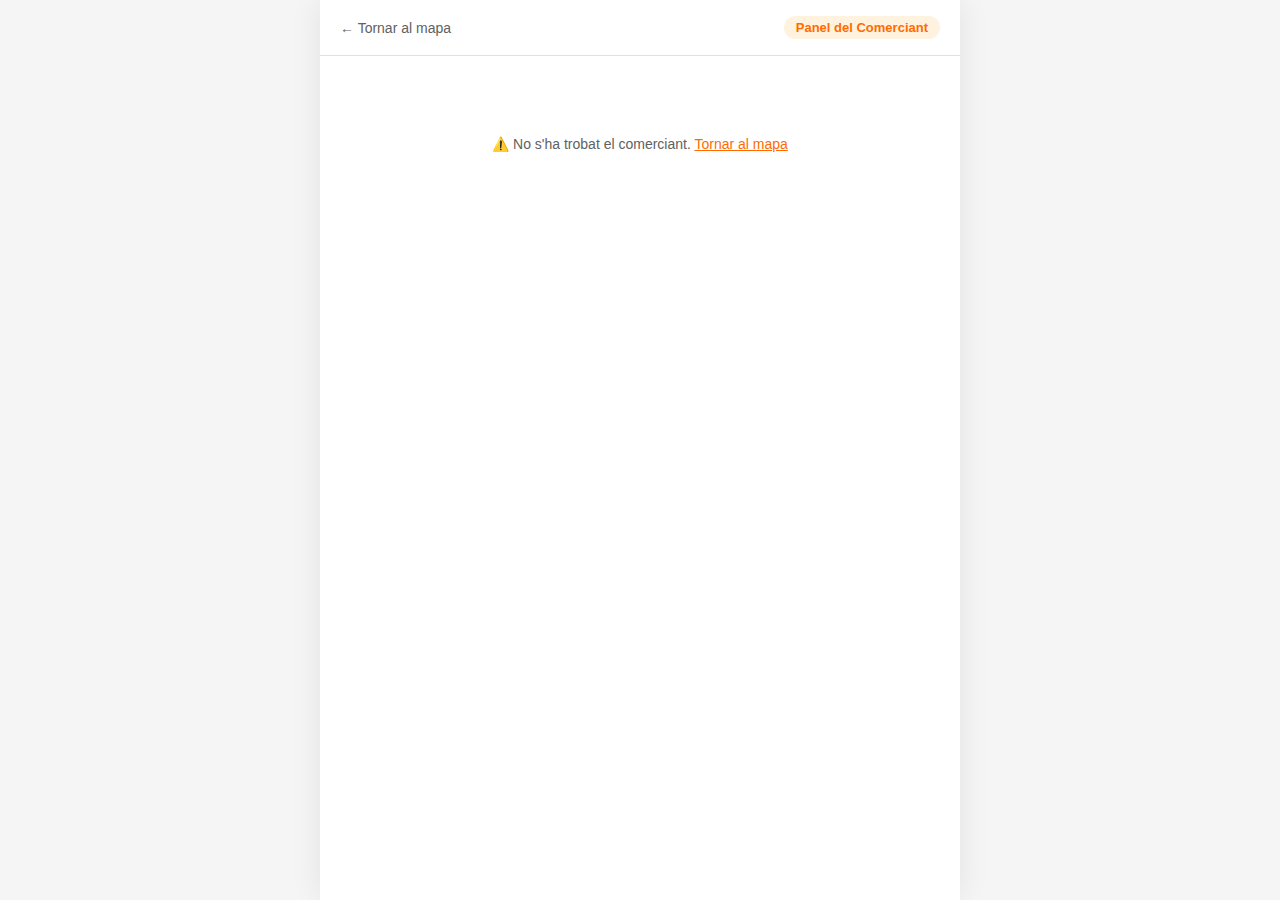
<file: comerciante.html>
<!DOCTYPE html>
<html lang="ca">
<head>
  <meta charset="UTF-8">
  <meta name="viewport" content="width=device-width, initial-scale=1.0">
  <title>Panel del Comerciant – Revent</title>
  <link rel="icon" href="data:image/svg+xml,<svg xmlns='http://www.w3.org/2000/svg' viewBox='0 0 24 24' fill='none' stroke='%23FF6B00' stroke-width='2' stroke-linecap='round' stroke-linejoin='round'><path d='m11 19-1.106-.552a2 2 0 0 0-1.788 0l-3.659 1.83A1 1 0 0 1 3 19.381V6.618a1 1 0 0 1 .553-.894l4.553-2.277a2 2 0 0 1 1.788 0l4.212 2.106a2 2 0 0 0 1.788 0l3.659-1.83A1 1 0 0 1 21 4.619V12'/><path d='M15 5.764V12'/><path d='M18 15v6'/><path d='M21 18h-6'/><path d='M9 3.236v15'/></svg>">
  <link rel="stylesheet" href="assets/css/panel.css" />
</head>
<body>
  <div class="panel-container">
    <!-- Header -->
    <header class="panel-header">
      <a href="index.html" class="back-link">← Tornar al mapa</a>
      <div class="panel-badge">Panel del Comerciant</div>
    </header>

    <!-- Loading -->
    <div id="loading" class="loading-state">
      <div class="spinner"></div>
      <p>Carregant dades...</p>
    </div>

    <!-- Error -->
    <div id="error" class="error-state hidden">
      <p>⚠️ No s'ha trobat el comerciant. <a href="index.html">Tornar al mapa</a></p>
    </div>

    <!-- Content (hidden until loaded) -->
    <main id="content" class="panel-content hidden">
      <!-- Merchant identity -->
      <section class="identity-card">
        <h1 id="merchant-name"></h1>
        <p class="identity-address" id="merchant-address"></p>
        <div class="identity-dish">
          <span id="merchant-dish"></span>
        </div>
      </section>

      <!-- Event context -->
      <section class="event-context">
        <p class="event-label">Esdeveniment</p>
        <h2 id="event-name"></h2>
        <p class="event-dates" id="event-dates"></p>
      </section>

      <!-- Key metrics -->
      <section class="metrics-grid">
        <div class="metric-card metric-highlight">
          <div class="metric-value" id="metric-visits">0</div>
          <div class="metric-label">persones van mirar el teu perfil</div>
        </div>
        <div class="metric-card metric-highlight">
          <div class="metric-value" id="metric-routes">0</div>
          <div class="metric-label">van prendre ruta cap al teu local</div>
        </div>
        <div class="metric-card">
          <div class="metric-value" id="metric-conversion">0%</div>
          <div class="metric-label">taxa de conversió</div>
        </div>
      </section>

      <!-- Comparison -->
      <section class="comparison-card">
        <div class="comparison-icon">🚀</div>
        <div class="comparison-text">
          <span class="comparison-value" id="comparison-value">+0%</span>
          <span class="comparison-label">visibilitat digital respecte a esdeveniments anteriors</span>
        </div>
      </section>

      <!-- Ranking -->
      <section class="ranking-card">
        <h3>La teva posició en l'esdeveniment</h3>
        <div class="ranking-row">
          <span class="ranking-position" id="ranking-position">#0</span>
          <span class="ranking-context" id="ranking-context">de 28 comerciants</span>
        </div>
        <div class="ranking-bar-container">
          <div class="ranking-bar" id="ranking-bar"></div>
        </div>
      </section>

      <!-- Daily breakdown (simple chart) -->
      <section class="chart-card">
        <h3>Visites per dia (simulació)</h3>
        <div class="bar-chart" id="bar-chart">
          <!-- Rendered by JS -->
        </div>
        <div class="chart-legend">
          <span class="chart-label-start">6 nov</span>
          <span class="chart-label-end">23 nov</span>
        </div>
      </section>

      <!-- CTA -->
      <section class="cta-section">
        <p class="cta-text">Vols aparèixer destacat amb perfil premium?</p>
        <button class="btn-cta" onclick="alert('Funció disponible properament!')">Contacta'ns</button>
      </section>
    </main>
  </div>

  <script>
    (async function() {
      const params = new URLSearchParams(window.location.search);
      const merchantId = Number(params.get('id'));

      if (!merchantId) {
        showError();
        return;
      }

      try {
        const resp = await fetch('assets/data/merchants.json');
        const data = await resp.json();
        // Find merchant across all events
        let merchant = null;
        let merchantEvent = null;
        for (const evt of data.events) {
          const found = evt.merchants.find(m => m.id === merchantId);
          if (found) { merchant = found; merchantEvent = evt; break; }
        }
        data._event = merchantEvent;
        data._allMerchants = merchantEvent ? merchantEvent.merchants : [];

        if (!merchant) {
          showError();
          return;
        }

        render(merchant, data);
      } catch (e) {
        console.error(e);
        showError();
      }
    })();

    function showError() {
      document.getElementById('loading').classList.add('hidden');
      document.getElementById('error').classList.remove('hidden');
    }

    function render(merchant, data) {
      document.getElementById('loading').classList.add('hidden');
      document.getElementById('content').classList.remove('hidden');

      // Identity
      document.getElementById('merchant-name').textContent = merchant.name;
      document.getElementById('merchant-address').innerHTML = `<svg width="14" height="14" viewBox="0 0 24 24" fill="none" stroke="currentColor" stroke-width="2" stroke-linecap="round" stroke-linejoin="round" style="vertical-align:-2px;margin-right:2px"><path d="M20 10c0 6-8 12-8 12s-8-6-8-12a8 8 0 0 1 16 0Z"></path><circle cx="12" cy="10" r="3"></circle></svg> ${merchant.address}`;
      document.getElementById('merchant-dish').textContent = `${merchant.dish.name} · ${merchant.dish.price}`;

      // Event
      const evt = data._event;
      document.getElementById('event-name').textContent = evt ? evt.name : '';
      document.getElementById('event-dates').textContent = evt ? `${evt.dates.start} – ${evt.dates.end}` : '';

      // Metrics
      const visits = merchant.stats.visits;
      const routes = merchant.stats.routes;
      const conversion = Math.round((routes / visits) * 100);

      animateCounter('metric-visits', visits);
      animateCounter('metric-routes', routes);
      document.getElementById('metric-conversion').textContent = `${conversion}%`;

      // Comparison (fake but based on visits)
      const boost = 120 + Math.round(visits * 2.5);
      document.getElementById('comparison-value').textContent = `+${boost}%`;

      // Ranking
      const eventMerchants = data._allMerchants;
      const sorted = [...eventMerchants].sort((a, b) => b.stats.visits - a.stats.visits);
      const position = sorted.findIndex(m => m.id === merchant.id) + 1;
      document.getElementById('ranking-position').textContent = `#${position}`;
      document.getElementById('ranking-context').textContent = `de ${eventMerchants.length} comerciants`;
      const barPct = Math.round(((eventMerchants.length - position + 1) / eventMerchants.length) * 100);
      document.getElementById('ranking-bar').style.width = `${barPct}%`;

      // Bar chart (fake daily visits over 18 days)
      renderBarChart(visits);

      // Page title
      document.title = `${merchant.name} – Panel del Comerciant`;
    }

    function animateCounter(elementId, target) {
      const el = document.getElementById(elementId);
      let current = 0;
      const step = Math.max(1, Math.floor(target / 30));
      const interval = setInterval(() => {
        current += step;
        if (current >= target) {
          current = target;
          clearInterval(interval);
        }
        el.textContent = current;
      }, 30);
    }

    function renderBarChart(totalVisits) {
      const container = document.getElementById('bar-chart');
      const days = 18;
      const bars = [];

      // Generate realistic daily distribution (bell curve-ish with noise)
      let sum = 0;
      for (let i = 0; i < days; i++) {
        const base = Math.sin((i / days) * Math.PI) * 0.7 + 0.3;
        const noise = 0.7 + Math.random() * 0.6;
        bars.push(base * noise);
        sum += base * noise;
      }

      // Normalize to total visits
      const maxVal = Math.max(...bars);

      container.innerHTML = bars.map((val, i) => {
        const height = Math.round((val / maxVal) * 100);
        const actual = Math.round((val / sum) * totalVisits);
        return `<div class="bar-wrapper" title="Dia ${i + 1}: ~${actual} visites">
          <div class="bar" style="height: ${height}%"></div>
        </div>`;
      }).join('');
    }
  </script>
</body>
</html>
</file>
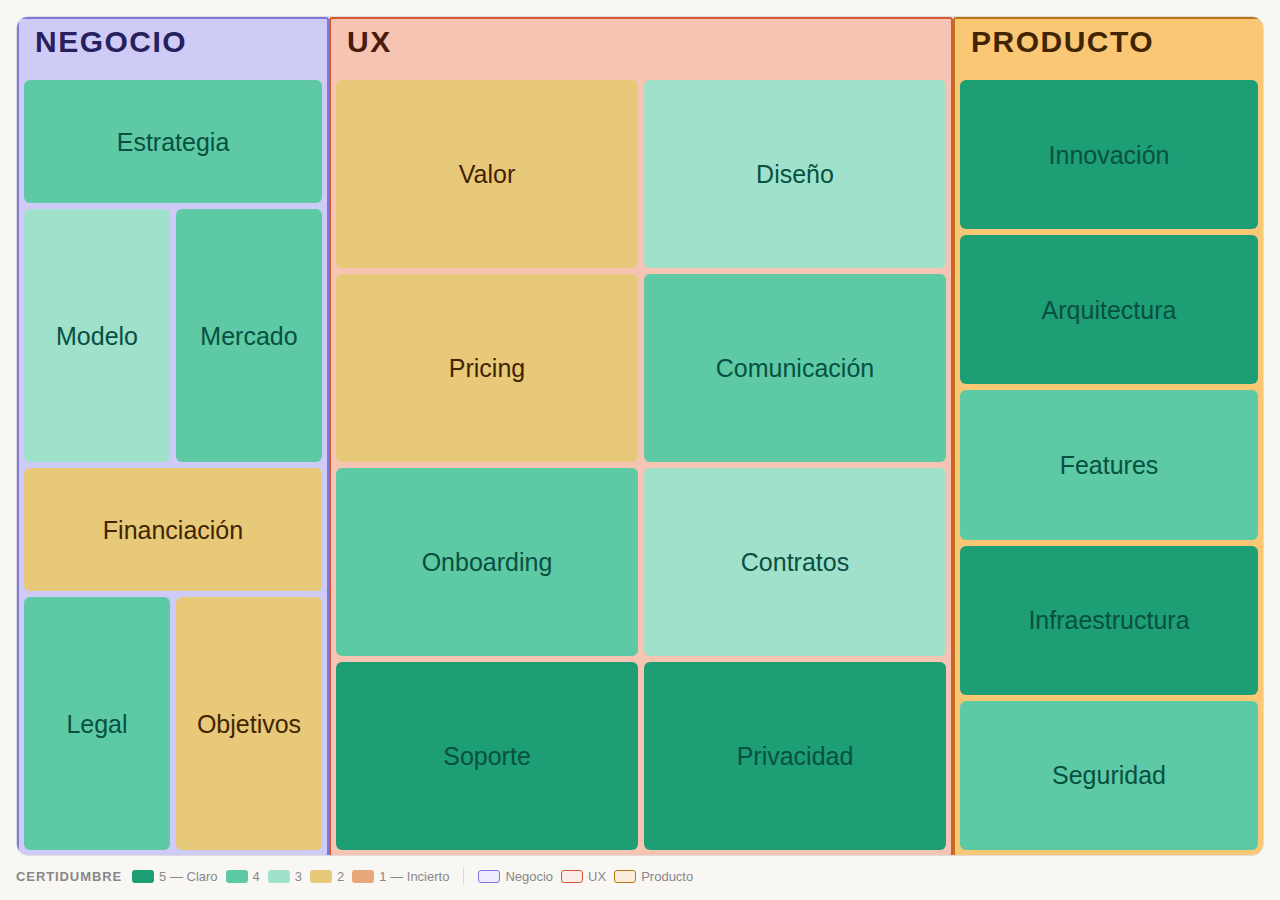
<file: startup_map.html>
<!DOCTYPE html>
<html lang="es">
<head>
<meta charset="UTF-8">
<meta name="viewport" content="width=device-width, initial-scale=1.0">
<title>Startup Map</title>
<style>
*, *::before, *::after { box-sizing: border-box; margin: 0; padding: 0; }
html, body { width: 100%; height: 100%; background: #f8f7f4; font-family: -apple-system, BlinkMacSystemFont, 'Segoe UI', sans-serif; }
@media (prefers-color-scheme: dark) { html, body { background: #1a1a18; } }
.page { width: 100%; height: 100%; display: flex; flex-direction: column; padding: 16px; }
#treemap { flex: 1; position: relative; border-radius: 12px; overflow: hidden; border: 1.5px solid rgba(0,0,0,0.1); min-height: 0; }
@media (prefers-color-scheme: dark) { #treemap { border-color: rgba(255,255,255,0.1); } }
.continent-bg { position: absolute; pointer-events: none; }
.cell { position: absolute; cursor: default; overflow: hidden; transition: filter 0.15s; }
.cell:hover { filter: brightness(0.93); }
.cell-inner { position: absolute; inset: 3px; border-radius: 6px; display: flex; flex-direction: column; align-items: center; justify-content: center; padding: 8px 6px; overflow: hidden; }
.cell-name { font-size: 25px; font-weight: 500; text-align: center; line-height: 1.2; }
.continent-label { position: absolute; font-size: 30px; font-weight: 600; letter-spacing: 0.05em; text-transform: uppercase; z-index: 10; padding: 4px 10px; border-radius: 6px; pointer-events: none; }
.legend { display: flex; align-items: center; gap: 8px; margin-top: 12px; flex-wrap: wrap; flex-shrink: 0; }
.legend-label { font-size: 13px; color: #888; font-weight: 600; letter-spacing: 0.07em; text-transform: uppercase; margin-right: 2px; }
.legend-section { display: flex; align-items: center; gap: 8px; flex-wrap: wrap; }
.legend-item { display: flex; align-items: center; gap: 5px; font-size: 13px; color: #888; }
.legend-swatch { width: 22px; height: 13px; border-radius: 3px; }
.legend-divider { width: 1px; height: 16px; background: rgba(0,0,0,0.12); margin: 0 6px; }
@media (prefers-color-scheme: dark) { .legend-label, .legend-item { color: #666; } .legend-divider { background: rgba(255,255,255,0.12); } }
.tooltip-box { position: fixed; background: #fff; border: 0.5px solid rgba(0,0,0,0.15); border-radius: 8px; padding: 8px 13px; font-size: 14px; color: #111; pointer-events: none; opacity: 0; transition: opacity 0.12s; z-index: 100; white-space: nowrap; line-height: 1.6; }
@media (prefers-color-scheme: dark) { .tooltip-box { background: #2a2a28; border-color: rgba(255,255,255,0.15); color: #e8e6e0; } }
</style>
</head>
<body>
<div class="page">
  <div id="treemap"></div>
  <div class="legend">
    <span class="legend-label">Certidumbre</span>
    <div class="legend-section">
      <div class="legend-item"><div class="legend-swatch" style="background:#1D9E75"></div>5 — Claro</div>
      <div class="legend-item"><div class="legend-swatch" style="background:#5DCAA5"></div>4</div>
      <div class="legend-item"><div class="legend-swatch" style="background:#9FE1CB"></div>3</div>
      <div class="legend-item"><div class="legend-swatch" style="background:#E8C97A"></div>2</div>
      <div class="legend-item"><div class="legend-swatch" style="background:#E8A87A"></div>1 — Incierto</div>
    </div>
    <div class="legend-divider"></div>
    <div class="legend-section">
      <div class="legend-item"><div class="legend-swatch" style="background:#EEEDFE;border:1.5px solid #7F77DD;"></div>Negocio</div>
      <div class="legend-item"><div class="legend-swatch" style="background:#FAECE7;border:1.5px solid #D85A30;"></div>UX</div>
      <div class="legend-item"><div class="legend-swatch" style="background:#FAEEDA;border:1.5px solid #BA7517;"></div>Producto</div>
    </div>
  </div>
</div>
<div class="tooltip-box" id="tip"></div>
<script>
const isDark = matchMedia('(prefers-color-scheme: dark)').matches;

const continents = [
  {
    id: 'negocio', label: 'Negocio', weight: 25,
    bg:         '#CECBF6',
    border:     '#7F77DD',
    labelColor: '#26215C',
    areas: [
      { name: 'Estrategia', score: 4 },
      { name: 'Modelo', score: 3 },
      { name: 'Mercado', score: 4 },
      { name: 'Financiación', score: 2 },
      { name: 'Legal', score: 4 },
      { name: 'Objetivos', score: 2 },
    ]
  },
  {
    id: 'ux', label: 'UX', weight: 50,
    bg:         '#F5C4B3',
    border:     '#D85A30',
    labelColor: '#4A1B0C',
    areas: [
      { name: 'Valor', score: 2 },
      { name: 'Pricing', score: 2 },
      { name: 'Diseño', score: 3 },
      { name: 'Comunicación', score: 4 },
      { name: 'Onboarding', score: 4 },
      { name: 'Soporte', score: 5 },
      { name: 'Contratos', score: 3 },
      { name: 'Privacidad', score: 5 },
    ]
  },
  {
    id: 'producto', label: 'Producto', weight: 25,
    bg:         '#FAC775',
    border:     '#BA7517',
    labelColor: '#412402',
    areas: [
      { name: 'Innovación', score: 5 },
      { name: 'Arquitectura', score: 5 },
      { name: 'Features', score: 4 },
      { name: 'Infraestructura', score: 5 },
      { name: 'Seguridad', score: 4 },
      
    ]
  }
];

const scoreColor = s => isDark
  ? { 5:'#085041', 4:'#0F6E56', 3:'#1D9E75', 2:'#7A5C0A', 1:'#7A3A1A' }[s]
  : { 5:'#1D9E75', 4:'#5DCAA5', 3:'#9FE1CB', 2:'#E8C97A', 1:'#E8A87A' }[s];

const scoreTextColor = s => isDark
  ? (s <= 2 ? '#FAC775' : '#9FE1CB')
  : (s <= 2 ? '#412402' : '#085041');

const scoreLabel = s => ['','Incierto','Poco definido','Parcial','Definido','Claro'][s];

function squarify(items, x, y, w, h) {
  const results = [];
  function layout(items, x, y, w, h) {
    if (!items.length) return;
    if (items.length === 1) { results.push({ ...items[0], x, y, w, h }); return; }
    const total = items.reduce((s, i) => s + i.w, 0);
    const half = total / 2;
    let acc = 0, split = 0;
    for (let i = 0; i < items.length; i++) {
      if (acc + items[i].w >= half) {
        split = Math.abs(acc + items[i].w - half) < Math.abs(acc - half) ? i + 1 : i;
        if (split === 0) split = 1;
        break;
      }
      acc += items[i].w;
      split = i + 1;
    }
    const a = items.slice(0, split), b = items.slice(split);
    const ratio = a.reduce((s, i) => s + i.w, 0) / total;
    if (w >= h) { layout(a, x, y, w*ratio, h); layout(b, x+w*ratio, y, w*(1-ratio), h); }
    else        { layout(a, x, y, w, h*ratio); layout(b, x, y+h*ratio, w, h*(1-ratio)); }
  }
  layout(items, x, y, w, h);
  return results;
}

function render() {
  const container = document.getElementById('treemap');
  const W = container.offsetWidth, H = container.offsetHeight;
  if (!W || !H) { setTimeout(render, 50); return; }
  container.innerHTML = '';

  const cRects = squarify(continents.map(c => ({ ...c, w: c.weight })), 0, 0, W, H);

  cRects.forEach((cr, ci) => {
    const c = continents[ci];
    const gap = 4, labelH = 56;

    const bgEl = document.createElement('div');
    bgEl.style.cssText = `position:absolute;left:${cr.x}px;top:${cr.y}px;width:${cr.w}px;height:${cr.h}px;background:${c.bg};border:2.5px solid ${c.border};border-radius:3px;pointer-events:none;`;
    container.appendChild(bgEl);

    const lblEl = document.createElement('div');
    lblEl.className = 'continent-label';
    lblEl.textContent = c.label;
    lblEl.style.cssText = `left:${cr.x+8}px;top:${cr.y+4}px;color:${c.labelColor};`;
    container.appendChild(lblEl);

    const aRects = squarify(
      c.areas.map(a => ({ ...a, w: 1 })),
      cr.x+gap, cr.y+gap+labelH, cr.w-gap*2, cr.h-gap*2-labelH
    );

    aRects.forEach((ar, ai) => {
      const area = c.areas[ai];
      const cell = document.createElement('div');
      cell.className = 'cell';
      cell.style.cssText = `left:${ar.x}px;top:${ar.y}px;width:${ar.w}px;height:${ar.h}px;`;
      const showName = ar.w > 80 && ar.h > 44;
      cell.innerHTML = `<div class="cell-inner" style="background:${scoreColor(area.score)};">${showName ? `<div class="cell-name" style="color:${scoreTextColor(area.score)};">${area.name}</div>` : ''}</div>`;
      cell.addEventListener('mouseenter', () => {
        const t = document.getElementById('tip');
        t.innerHTML = `<strong>${area.name}</strong><br><span style="opacity:0.65">${scoreLabel(area.score)} · ${area.score}/5</span>`;
        t.style.opacity = '1';
      });
      cell.addEventListener('mousemove', e => {
        const t = document.getElementById('tip');
        let tx = e.clientX+12, ty = e.clientY-55;
        if (tx+180 > window.innerWidth) tx = e.clientX-190;
        if (ty < 0) ty = 4;
        t.style.left = tx+'px'; t.style.top = ty+'px';
      });
      cell.addEventListener('mouseleave', () => { document.getElementById('tip').style.opacity = '0'; });
      container.appendChild(cell);
    });
  });
}

render();
let rt;
window.addEventListener('resize', () => { clearTimeout(rt); rt = setTimeout(render, 60); });
</script>
</body>
</html>
</file>
<file: assets/css/panel.css>
/* ===== Panel shared styles (comerciante + municipio) ===== */

*, *::before, *::after {
  margin: 0;
  padding: 0;
  box-sizing: border-box;
}

:root {
  --primary: #FF6B00;
  --primary-dark: #E65100;
  --primary-light: #FFF3E0;
  --gray-light: #F5F5F5;
  --gray-border: #E0E0E0;
  --gray-dark: #424242;
  --text-dark: #212121;
  --text-medium: #616161;
  --text-light: #9E9E9E;
  --white: #FFFFFF;
  --green: #4CAF50;
  --green-light: #E8F5E9;
}

html, body {
  min-height: 100vh;
  font-family: -apple-system, BlinkMacSystemFont, 'Segoe UI', Roboto, Oxygen, Ubuntu, sans-serif;
  color: var(--text-dark);
  background: var(--gray-light);
}

/* Container */
.panel-container {
  max-width: 640px;
  margin: 0 auto;
  background: var(--white);
  min-height: 100vh;
  box-shadow: 0 0 30px rgba(0, 0, 0, 0.08);
}

/* Header */
.panel-header {
  display: flex;
  justify-content: space-between;
  align-items: center;
  padding: 16px 20px;
  border-bottom: 1px solid var(--gray-border);
  background: var(--white);
  position: sticky;
  top: 0;
  z-index: 10;
}

.back-link {
  font-size: 14px;
  color: var(--text-medium);
  text-decoration: none;
  transition: color 0.15s;
}

.back-link:hover {
  color: var(--primary);
}

.panel-badge {
  font-size: 13px;
  font-weight: 600;
  color: var(--primary);
  background: var(--primary-light);
  padding: 4px 12px;
  border-radius: 16px;
}

/* Loading & Error */
.loading-state, .error-state {
  display: flex;
  flex-direction: column;
  align-items: center;
  justify-content: center;
  padding: 80px 20px;
  text-align: center;
}

.spinner {
  width: 36px;
  height: 36px;
  border: 3px solid var(--gray-border);
  border-top-color: var(--primary);
  border-radius: 50%;
  animation: spin 0.8s linear infinite;
  margin-bottom: 12px;
}

@keyframes spin { to { transform: rotate(360deg); } }

.loading-state p, .error-state p {
  color: var(--text-medium);
  font-size: 14px;
}

.error-state a {
  color: var(--primary);
}

.hidden { display: none !important; }

/* Content */
.panel-content {
  padding: 0 20px 40px;
}

/* Identity card */
.identity-card {
  padding: 24px 0 16px;
  border-bottom: 1px solid var(--gray-border);
}

.identity-card h1 {
  font-size: 24px;
  font-weight: 700;
  color: var(--text-dark);
  line-height: 1.2;
}

.identity-logo {
  height: 44px;
  width: auto;
  object-fit: contain;
}

.identity-address {
  font-size: 14px;
  color: var(--text-medium);
  margin-top: 4px;
}

.identity-dish {
  margin-top: 10px;
  font-size: 15px;
  color: var(--primary);
  font-weight: 500;
}

.dish-icon {
  margin-right: 4px;
}

/* Event context */
.event-context {
  padding: 16px 0;
  border-bottom: 1px solid var(--gray-border);
}

.event-label {
  font-size: 12px;
  color: var(--text-light);
  text-transform: uppercase;
  letter-spacing: 0.5px;
  margin-bottom: 4px;
}

.event-context h2 {
  font-size: 18px;
  font-weight: 700;
  color: var(--text-dark);
}

.event-dates {
  font-size: 14px;
  color: var(--text-medium);
  margin-top: 2px;
}

.event-status-badge {
  display: inline-block;
  margin-top: 8px;
  font-size: 13px;
  font-weight: 600;
  color: var(--green);
  background: var(--green-light);
  padding: 4px 12px;
  border-radius: 16px;
}

/* Section title */
.section-title {
  padding-top: 24px;
  margin-bottom: 12px;
}

.section-title h3 {
  font-size: 16px;
  font-weight: 700;
  color: var(--text-dark);
}

/* Metrics grid */
.metrics-grid {
  display: grid;
  grid-template-columns: 1fr 1fr;
  gap: 12px;
  padding-top: 20px;
}

.metric-card {
  background: var(--gray-light);
  border-radius: 12px;
  padding: 20px 16px;
  text-align: center;
  transition: transform 0.15s;
}

.metric-card:hover {
  transform: translateY(-2px);
}

.metric-highlight {
  background: var(--primary-light);
}

.metric-icon {
  font-size: 24px;
  margin-bottom: 8px;
}

.metric-value {
  font-size: 32px;
  font-weight: 800;
  color: var(--text-dark);
  line-height: 1;
}

.metric-highlight .metric-value {
  color: var(--primary);
}

.metric-label {
  font-size: 13px;
  color: var(--text-medium);
  margin-top: 6px;
  line-height: 1.3;
}

/* Comparison card */
.comparison-card {
  display: flex;
  align-items: flex-start;
  gap: 14px;
  margin-top: 20px;
  padding: 20px;
  background: linear-gradient(135deg, #FFF8E1, #FFF3E0);
  border-radius: 12px;
  border: 1px solid #FFE0B2;
}

.comparison-icon {
  font-size: 32px;
  flex-shrink: 0;
}

.comparison-value {
  display: block;
  font-size: 22px;
  font-weight: 800;
  color: var(--primary-dark);
}

.comparison-label {
  display: block;
  font-size: 14px;
  color: var(--text-medium);
  margin-top: 2px;
  line-height: 1.4;
}

/* Ranking */
.ranking-card {
  margin-top: 20px;
  padding: 20px;
  background: var(--gray-light);
  border-radius: 12px;
}

.ranking-card h3 {
  font-size: 14px;
  font-weight: 600;
  color: var(--text-medium);
  margin-bottom: 10px;
}

.ranking-row {
  display: flex;
  align-items: baseline;
  gap: 8px;
  margin-bottom: 12px;
}

.ranking-position {
  font-size: 28px;
  font-weight: 800;
  color: var(--primary);
}

.ranking-context {
  font-size: 14px;
  color: var(--text-medium);
}

.ranking-bar-container {
  height: 8px;
  background: var(--gray-border);
  border-radius: 4px;
  overflow: hidden;
}

.ranking-bar {
  height: 100%;
  background: var(--primary);
  border-radius: 4px;
  transition: width 0.8s ease-out;
}

/* Rate card */
.rate-card {
  margin-top: 20px;
  padding: 20px;
  background: var(--gray-light);
  border-radius: 12px;
}

.rate-header {
  display: flex;
  align-items: center;
  gap: 8px;
  margin-bottom: 8px;
}

.rate-icon { font-size: 18px; }

.rate-label {
  font-size: 14px;
  font-weight: 600;
  color: var(--text-medium);
}

.rate-value {
  font-size: 36px;
  font-weight: 800;
  color: var(--primary);
  margin-bottom: 8px;
}

.rate-bar-container {
  height: 10px;
  background: var(--gray-border);
  border-radius: 5px;
  overflow: hidden;
  margin-bottom: 10px;
}

.rate-bar {
  height: 100%;
  background: linear-gradient(90deg, var(--primary), var(--primary-dark));
  border-radius: 5px;
  transition: width 0.8s ease-out;
}

.rate-explanation {
  font-size: 12px;
  color: var(--text-light);
  line-height: 1.4;
}

/* Top merchants list */
.top-list {
  display: flex;
  flex-direction: column;
  gap: 8px;
}

.top-item {
  display: flex;
  align-items: center;
  gap: 12px;
  padding: 14px 16px;
  background: var(--gray-light);
  border-radius: 10px;
  transition: background 0.15s;
}

.top-item:hover {
  background: var(--gray-border);
}

.top-rank {
  font-size: 22px;
  flex-shrink: 0;
  width: 36px;
  text-align: center;
}

.top-info {
  flex: 1;
  min-width: 0;
}

.top-name {
  font-size: 15px;
  font-weight: 600;
  color: var(--text-dark);
  white-space: nowrap;
  overflow: hidden;
  text-overflow: ellipsis;
}

.top-stats {
  font-size: 12px;
  color: var(--text-medium);
  margin-top: 2px;
}

.top-bar-container {
  height: 4px;
  background: var(--gray-border);
  border-radius: 2px;
  margin-top: 6px;
  overflow: hidden;
}

.top-bar {
  height: 100%;
  background: var(--primary);
  border-radius: 2px;
}

.top-link {
  font-size: 18px;
  color: var(--text-light);
  text-decoration: none;
  flex-shrink: 0;
  transition: color 0.15s;
}

.top-link:hover {
  color: var(--primary);
}

/* Tags breakdown */
.tags-breakdown {
  display: flex;
  flex-direction: column;
  gap: 12px;
}

.tag-row {
  display: flex;
  flex-wrap: wrap;
  align-items: center;
  gap: 8px;
}

.tag-name {
  font-size: 14px;
  font-weight: 500;
  color: var(--text-dark);
  min-width: 140px;
}

.tag-count {
  font-size: 13px;
  color: var(--text-medium);
  flex: 1;
  text-align: right;
}

.tag-bar-container {
  width: 100%;
  height: 6px;
  background: var(--gray-border);
  border-radius: 3px;
  overflow: hidden;
}

.tag-bar {
  height: 100%;
  background: var(--primary-light);
  border: 1px solid #FFE0B2;
  border-radius: 3px;
}

.no-data {
  font-size: 14px;
  color: var(--text-light);
  padding: 12px 0;
}

/* Section subtitle */
.section-subtitle {
  font-size: 13px;
  color: var(--text-light);
  margin-top: 2px;
}

/* Card-style event selector */
.event-selector {
  padding: 4px 0 12px;
}

.card-select {
  position: relative;
  --select-color: var(--primary);
}

.card-select-trigger {
  display: flex;
  align-items: center;
  justify-content: space-between;
  padding: 14px 18px;
  background: var(--white);
  border: 2px solid var(--gray-border);
  border-radius: 12px;
  cursor: pointer;
  transition: border-color 0.2s, box-shadow 0.2s;
}

.card-select-trigger:hover {
  border-color: var(--select-color);
}

.card-select.open .card-select-trigger {
  border-color: var(--select-color);
  box-shadow: 0 2px 12px rgba(0, 0, 0, 0.08);
  border-bottom-left-radius: 0;
  border-bottom-right-radius: 0;
}

.card-select-info {
  display: flex;
  flex-direction: column;
  gap: 2px;
}

.card-select-name {
  font-size: 15px;
  font-weight: 700;
  color: var(--text-dark);
}

.card-select-meta {
  font-size: 12px;
  color: var(--text-medium);
}

.card-select-arrow {
  color: var(--text-light);
  transition: transform 0.25s ease;
  display: flex;
}

.card-select.open .card-select-arrow {
  transform: rotate(180deg);
  color: var(--select-color);
}

/* Dropdown */
.card-select-dropdown {
  position: absolute;
  top: 100%;
  left: 0;
  right: 0;
  background: var(--white);
  border: 2px solid var(--select-color);
  border-top: 1px solid var(--gray-border);
  border-bottom-left-radius: 12px;
  border-bottom-right-radius: 12px;
  box-shadow: 0 8px 24px rgba(0, 0, 0, 0.1);
  z-index: 20;
  overflow: hidden;
  opacity: 0;
  visibility: hidden;
  transform: translateY(-4px);
  transition: opacity 0.2s, transform 0.2s, visibility 0.2s;
}

.card-select.open .card-select-dropdown {
  opacity: 1;
  visibility: visible;
  transform: translateY(0);
}

.card-select-option {
  display: flex;
  align-items: center;
  gap: 12px;
  padding: 14px 18px;
  cursor: pointer;
  transition: background 0.15s;
}

.card-select-option:hover {
  background: var(--gray-light);
}

.card-select-option.active {
  background: var(--primary-light);
}

.card-select-option + .card-select-option {
  border-top: 1px solid var(--gray-border);
}

.card-select-dot {
  width: 10px;
  height: 10px;
  border-radius: 50%;
  flex-shrink: 0;
}

.card-select-option-info {
  display: flex;
  flex-direction: column;
  gap: 1px;
}

.card-select-option-name {
  font-size: 14px;
  font-weight: 600;
  color: var(--text-dark);
}

.card-select-option-meta {
  font-size: 12px;
  color: var(--text-medium);
}

/* Event context row (inside event detail) */
.event-context-row {
  display: flex;
  align-items: flex-start;
  gap: 14px;
}

.event-context-color {
  width: 4px;
  min-height: 48px;
  border-radius: 2px;
  flex-shrink: 0;
  align-self: stretch;
}

.event-context-row h2 {
  font-size: 18px;
  font-weight: 700;
  color: var(--text-dark);
}

.event-context-row .event-dates {
  font-size: 13px;
  color: var(--text-medium);
  margin-top: 2px;
}

/* Bar chart */
.chart-card {
  margin-top: 24px;
  padding: 20px;
  background: var(--gray-light);
  border-radius: 12px;
}

.chart-card h3 {
  font-size: 14px;
  font-weight: 600;
  color: var(--text-medium);
  margin-bottom: 16px;
}

.bar-chart {
  display: flex;
  align-items: flex-end;
  gap: 3px;
  height: 100px;
}

.bar-wrapper {
  flex: 1;
  height: 100%;
  display: flex;
  align-items: flex-end;
  cursor: default;
}

.bar {
  width: 100%;
  background: var(--primary);
  border-radius: 2px 2px 0 0;
  transition: height 0.4s ease-out;
  min-height: 4px;
}

.bar-wrapper:hover .bar {
  background: var(--primary-dark);
}

.chart-legend {
  display: flex;
  justify-content: space-between;
  margin-top: 6px;
}

.chart-label-start, .chart-label-end {
  font-size: 11px;
  color: var(--text-light);
}

/* CTA */
.cta-section {
  margin-top: 32px;
  padding: 24px;
  background: linear-gradient(135deg, var(--primary), var(--primary-dark));
  border-radius: 12px;
  text-align: center;
}

.cta-text {
  font-size: 16px;
  font-weight: 600;
  color: var(--white);
  margin-bottom: 14px;
}

.btn-cta {
  background: var(--white);
  color: var(--primary);
  border: none;
  padding: 12px 32px;
  border-radius: 8px;
  font-size: 15px;
  font-weight: 700;
  cursor: pointer;
  transition: transform 0.15s, box-shadow 0.15s;
}

.btn-cta:hover {
  transform: translateY(-1px);
  box-shadow: 0 4px 12px rgba(0, 0, 0, 0.2);
}

.btn-cta:active {
  transform: scale(0.98);
}
</file>
